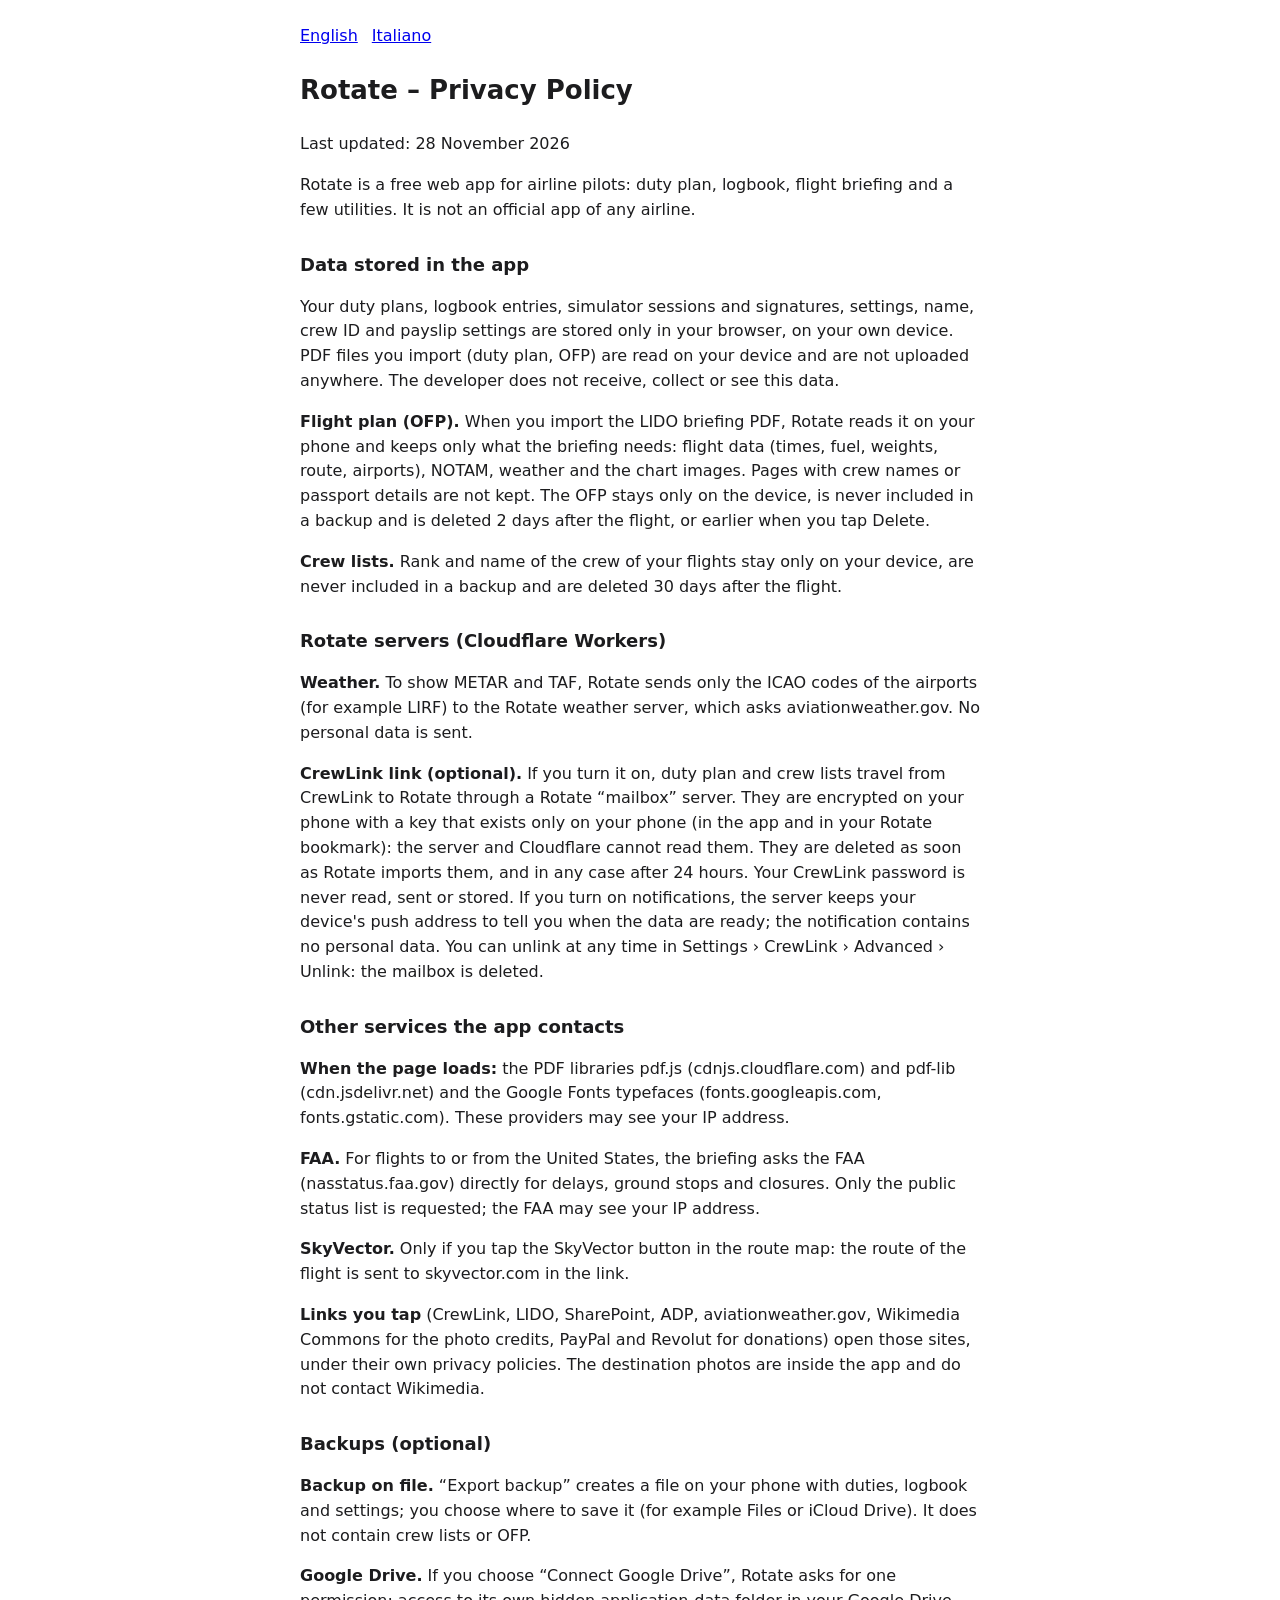
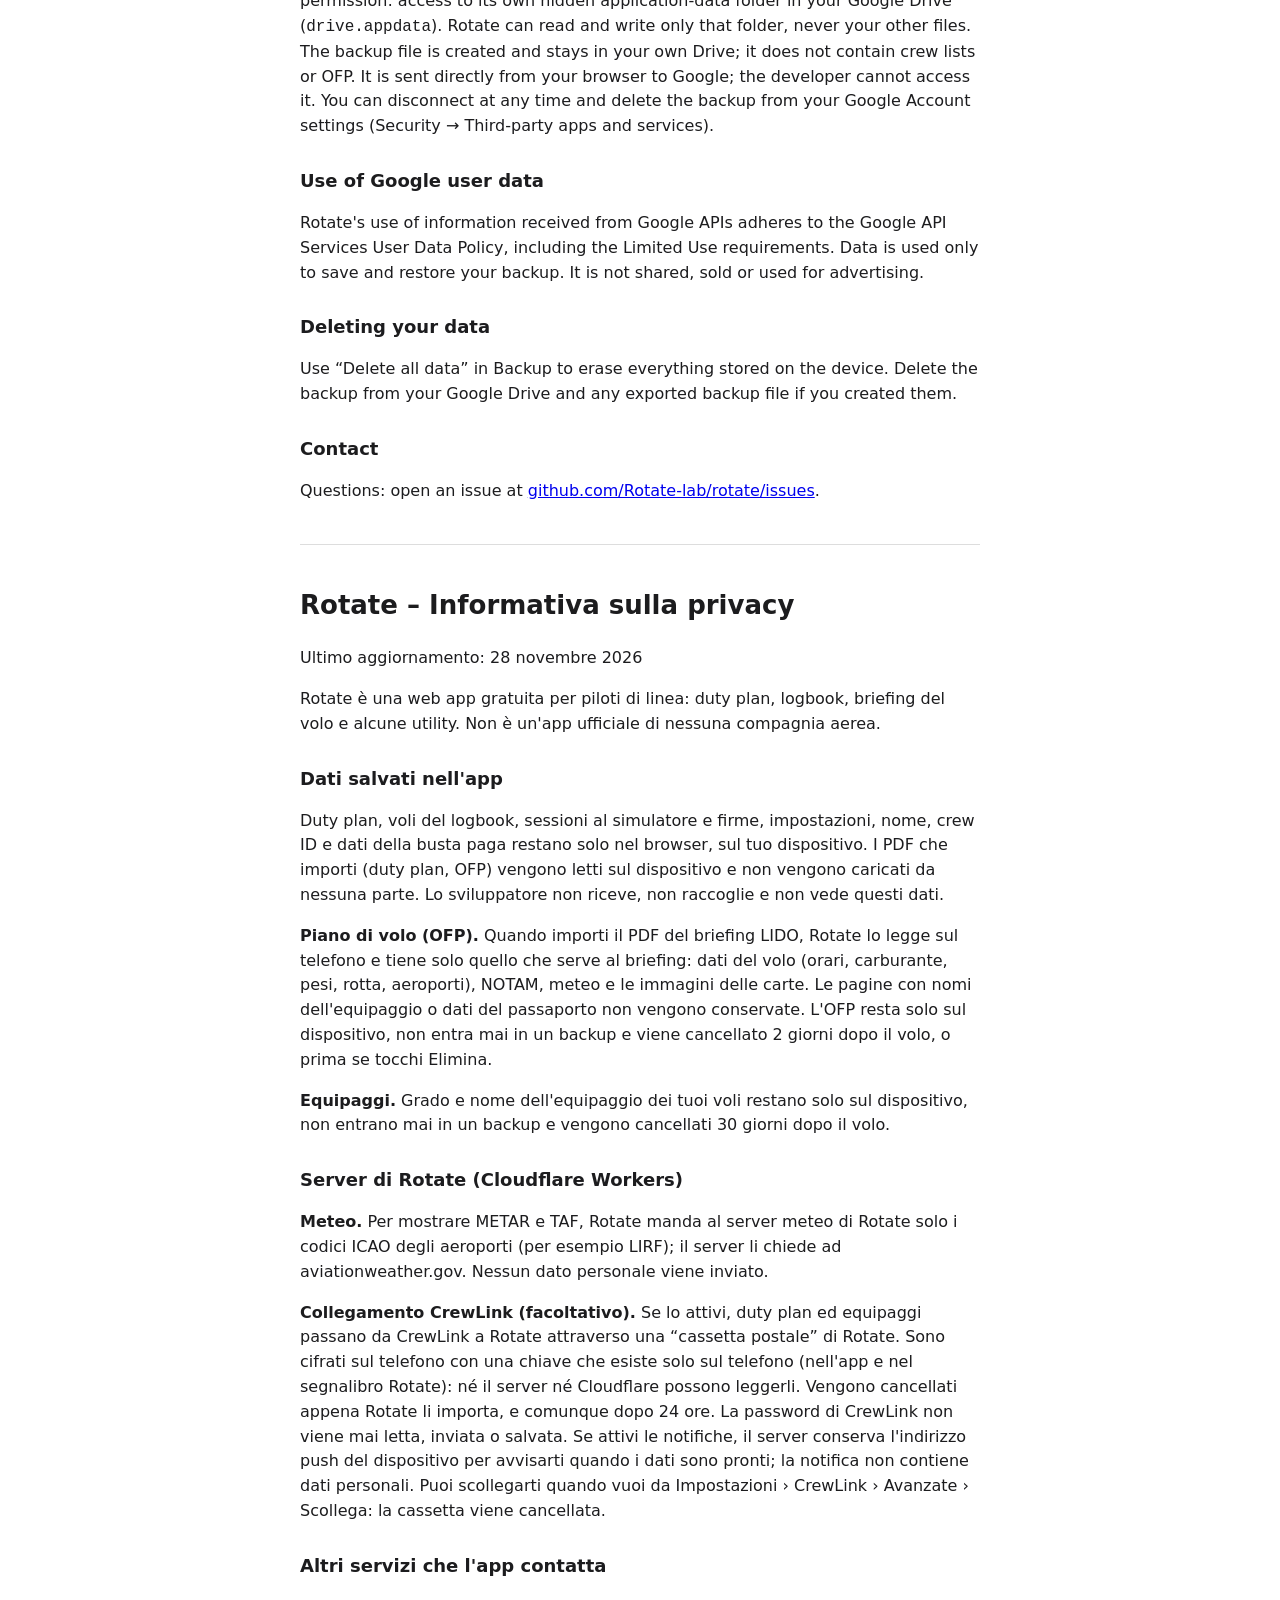
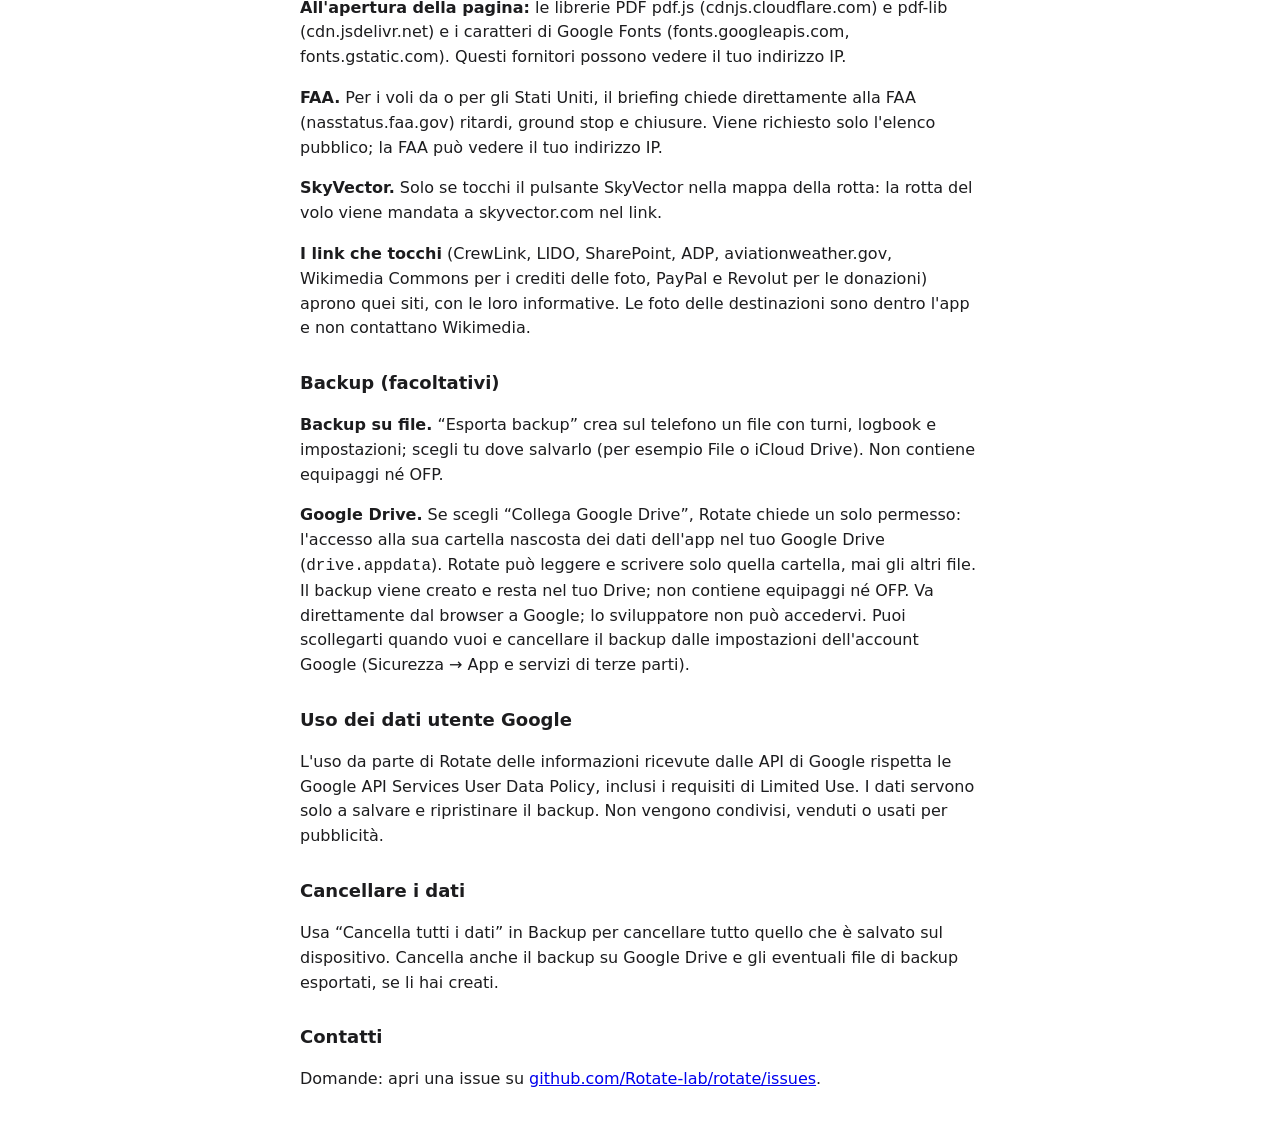
<file: privacy.html>
<!doctype html>
<html lang="en"><head><meta charset="utf-8"><meta name="viewport" content="width=device-width,initial-scale=1">
<title>Rotate – Privacy Policy</title>
<style>body{font:16px/1.55 -apple-system,system-ui,sans-serif;max-width:680px;margin:0 auto;padding:24px 16px;color:#1c1c1e;background:#fff}h1{font-size:26px}h2{font-size:18px;margin-top:28px}hr{border:0;border-top:1px solid #ddd;margin:40px 0}nav a{margin-right:14px}@media(prefers-color-scheme:dark){body{background:#000;color:#eee}a{color:#6cb6ff}hr{border-top-color:#333}}</style></head>
<body>
<nav><a href="#en">English</a><a href="#it">Italiano</a></nav>
<section id="en" lang="en">
<h1>Rotate – Privacy Policy</h1>
<p>Last updated: 28 November 2026</p>
<p>Rotate is a free web app for airline pilots: duty plan, logbook, flight briefing and a few utilities. It is not an official app of any airline.</p>

<h2>Data stored in the app</h2>
<p>Your duty plans, logbook entries, simulator sessions and signatures, settings, name, crew ID and payslip settings are stored only in your browser, on your own device. PDF files you import (duty plan, OFP) are read on your device and are not uploaded anywhere. The developer does not receive, collect or see this data.</p>
<p><b>Flight plan (OFP).</b> When you import the LIDO briefing PDF, Rotate reads it on your phone and keeps only what the briefing needs: flight data (times, fuel, weights, route, airports), NOTAM, weather and the chart images. Pages with crew names or passport details are not kept. The OFP stays only on the device, is never included in a backup and is deleted 2 days after the flight, or earlier when you tap Delete.</p>
<p><b>Crew lists.</b> Rank and name of the crew of your flights stay only on your device, are never included in a backup and are deleted 30 days after the flight.</p>

<h2>Rotate servers (Cloudflare Workers)</h2>
<p><b>Weather.</b> To show METAR and TAF, Rotate sends only the ICAO codes of the airports (for example LIRF) to the Rotate weather server, which asks aviationweather.gov. No personal data is sent.</p>
<p><b>CrewLink link (optional).</b> If you turn it on, duty plan and crew lists travel from CrewLink to Rotate through a Rotate “mailbox” server. They are encrypted on your phone with a key that exists only on your phone (in the app and in your Rotate bookmark): the server and Cloudflare cannot read them. They are deleted as soon as Rotate imports them, and in any case after 24 hours. Your CrewLink password is never read, sent or stored. If you turn on notifications, the server keeps your device's push address to tell you when the data are ready; the notification contains no personal data. You can unlink at any time in Settings › CrewLink › Advanced › Unlink: the mailbox is deleted.</p>

<h2>Other services the app contacts</h2>
<p><b>When the page loads:</b> the PDF libraries pdf.js (cdnjs.cloudflare.com) and pdf-lib (cdn.jsdelivr.net) and the Google Fonts typefaces (fonts.googleapis.com, fonts.gstatic.com). These providers may see your IP address.</p>
<p><b>FAA.</b> For flights to or from the United States, the briefing asks the FAA (nasstatus.faa.gov) directly for delays, ground stops and closures. Only the public status list is requested; the FAA may see your IP address.</p>
<p><b>SkyVector.</b> Only if you tap the SkyVector button in the route map: the route of the flight is sent to skyvector.com in the link.</p>
<p><b>Links you tap</b> (CrewLink, LIDO, SharePoint, ADP, aviationweather.gov, Wikimedia Commons for the photo credits, PayPal and Revolut for donations) open those sites, under their own privacy policies. The destination photos are inside the app and do not contact Wikimedia.</p>

<h2>Backups (optional)</h2>
<p><b>Backup on file.</b> “Export backup” creates a file on your phone with duties, logbook and settings; you choose where to save it (for example Files or iCloud Drive). It does not contain crew lists or OFP.</p>
<p><b>Google Drive.</b> If you choose “Connect Google Drive”, Rotate asks for one permission: access to its own hidden application-data folder in your Google Drive (<code>drive.appdata</code>). Rotate can read and write only that folder, never your other files. The backup file is created and stays in your own Drive; it does not contain crew lists or OFP. It is sent directly from your browser to Google; the developer cannot access it. You can disconnect at any time and delete the backup from your Google Account settings (Security → Third-party apps and services).</p>

<h2>Use of Google user data</h2>
<p>Rotate's use of information received from Google APIs adheres to the Google API Services User Data Policy, including the Limited Use requirements. Data is used only to save and restore your backup. It is not shared, sold or used for advertising.</p>

<h2>Deleting your data</h2>
<p>Use “Delete all data” in Backup to erase everything stored on the device. Delete the backup from your Google Drive and any exported backup file if you created them.</p>

<h2>Contact</h2>
<p>Questions: open an issue at <a href="https://github.com/Rotate-lab/rotate/issues">github.com/Rotate-lab/rotate/issues</a>.</p>
</section>

<hr>

<section id="it" lang="it">
<h1>Rotate – Informativa sulla privacy</h1>
<p>Ultimo aggiornamento: 28 novembre 2026</p>
<p>Rotate è una web app gratuita per piloti di linea: duty plan, logbook, briefing del volo e alcune utility. Non è un'app ufficiale di nessuna compagnia aerea.</p>

<h2>Dati salvati nell'app</h2>
<p>Duty plan, voli del logbook, sessioni al simulatore e firme, impostazioni, nome, crew ID e dati della busta paga restano solo nel browser, sul tuo dispositivo. I PDF che importi (duty plan, OFP) vengono letti sul dispositivo e non vengono caricati da nessuna parte. Lo sviluppatore non riceve, non raccoglie e non vede questi dati.</p>
<p><b>Piano di volo (OFP).</b> Quando importi il PDF del briefing LIDO, Rotate lo legge sul telefono e tiene solo quello che serve al briefing: dati del volo (orari, carburante, pesi, rotta, aeroporti), NOTAM, meteo e le immagini delle carte. Le pagine con nomi dell'equipaggio o dati del passaporto non vengono conservate. L'OFP resta solo sul dispositivo, non entra mai in un backup e viene cancellato 2 giorni dopo il volo, o prima se tocchi Elimina.</p>
<p><b>Equipaggi.</b> Grado e nome dell'equipaggio dei tuoi voli restano solo sul dispositivo, non entrano mai in un backup e vengono cancellati 30 giorni dopo il volo.</p>

<h2>Server di Rotate (Cloudflare Workers)</h2>
<p><b>Meteo.</b> Per mostrare METAR e TAF, Rotate manda al server meteo di Rotate solo i codici ICAO degli aeroporti (per esempio LIRF); il server li chiede ad aviationweather.gov. Nessun dato personale viene inviato.</p>
<p><b>Collegamento CrewLink (facoltativo).</b> Se lo attivi, duty plan ed equipaggi passano da CrewLink a Rotate attraverso una “cassetta postale” di Rotate. Sono cifrati sul telefono con una chiave che esiste solo sul telefono (nell'app e nel segnalibro Rotate): né il server né Cloudflare possono leggerli. Vengono cancellati appena Rotate li importa, e comunque dopo 24 ore. La password di CrewLink non viene mai letta, inviata o salvata. Se attivi le notifiche, il server conserva l'indirizzo push del dispositivo per avvisarti quando i dati sono pronti; la notifica non contiene dati personali. Puoi scollegarti quando vuoi da Impostazioni › CrewLink › Avanzate › Scollega: la cassetta viene cancellata.</p>

<h2>Altri servizi che l'app contatta</h2>
<p><b>All'apertura della pagina:</b> le librerie PDF pdf.js (cdnjs.cloudflare.com) e pdf-lib (cdn.jsdelivr.net) e i caratteri di Google Fonts (fonts.googleapis.com, fonts.gstatic.com). Questi fornitori possono vedere il tuo indirizzo IP.</p>
<p><b>FAA.</b> Per i voli da o per gli Stati Uniti, il briefing chiede direttamente alla FAA (nasstatus.faa.gov) ritardi, ground stop e chiusure. Viene richiesto solo l'elenco pubblico; la FAA può vedere il tuo indirizzo IP.</p>
<p><b>SkyVector.</b> Solo se tocchi il pulsante SkyVector nella mappa della rotta: la rotta del volo viene mandata a skyvector.com nel link.</p>
<p><b>I link che tocchi</b> (CrewLink, LIDO, SharePoint, ADP, aviationweather.gov, Wikimedia Commons per i crediti delle foto, PayPal e Revolut per le donazioni) aprono quei siti, con le loro informative. Le foto delle destinazioni sono dentro l'app e non contattano Wikimedia.</p>

<h2>Backup (facoltativi)</h2>
<p><b>Backup su file.</b> “Esporta backup” crea sul telefono un file con turni, logbook e impostazioni; scegli tu dove salvarlo (per esempio File o iCloud Drive). Non contiene equipaggi né OFP.</p>
<p><b>Google Drive.</b> Se scegli “Collega Google Drive”, Rotate chiede un solo permesso: l'accesso alla sua cartella nascosta dei dati dell'app nel tuo Google Drive (<code>drive.appdata</code>). Rotate può leggere e scrivere solo quella cartella, mai gli altri file. Il backup viene creato e resta nel tuo Drive; non contiene equipaggi né OFP. Va direttamente dal browser a Google; lo sviluppatore non può accedervi. Puoi scollegarti quando vuoi e cancellare il backup dalle impostazioni dell'account Google (Sicurezza → App e servizi di terze parti).</p>

<h2>Uso dei dati utente Google</h2>
<p>L'uso da parte di Rotate delle informazioni ricevute dalle API di Google rispetta le Google API Services User Data Policy, inclusi i requisiti di Limited Use. I dati servono solo a salvare e ripristinare il backup. Non vengono condivisi, venduti o usati per pubblicità.</p>

<h2>Cancellare i dati</h2>
<p>Usa “Cancella tutti i dati” in Backup per cancellare tutto quello che è salvato sul dispositivo. Cancella anche il backup su Google Drive e gli eventuali file di backup esportati, se li hai creati.</p>

<h2>Contatti</h2>
<p>Domande: apri una issue su <a href="https://github.com/Rotate-lab/rotate/issues">github.com/Rotate-lab/rotate/issues</a>.</p>
</section>
</body></html>
</file>
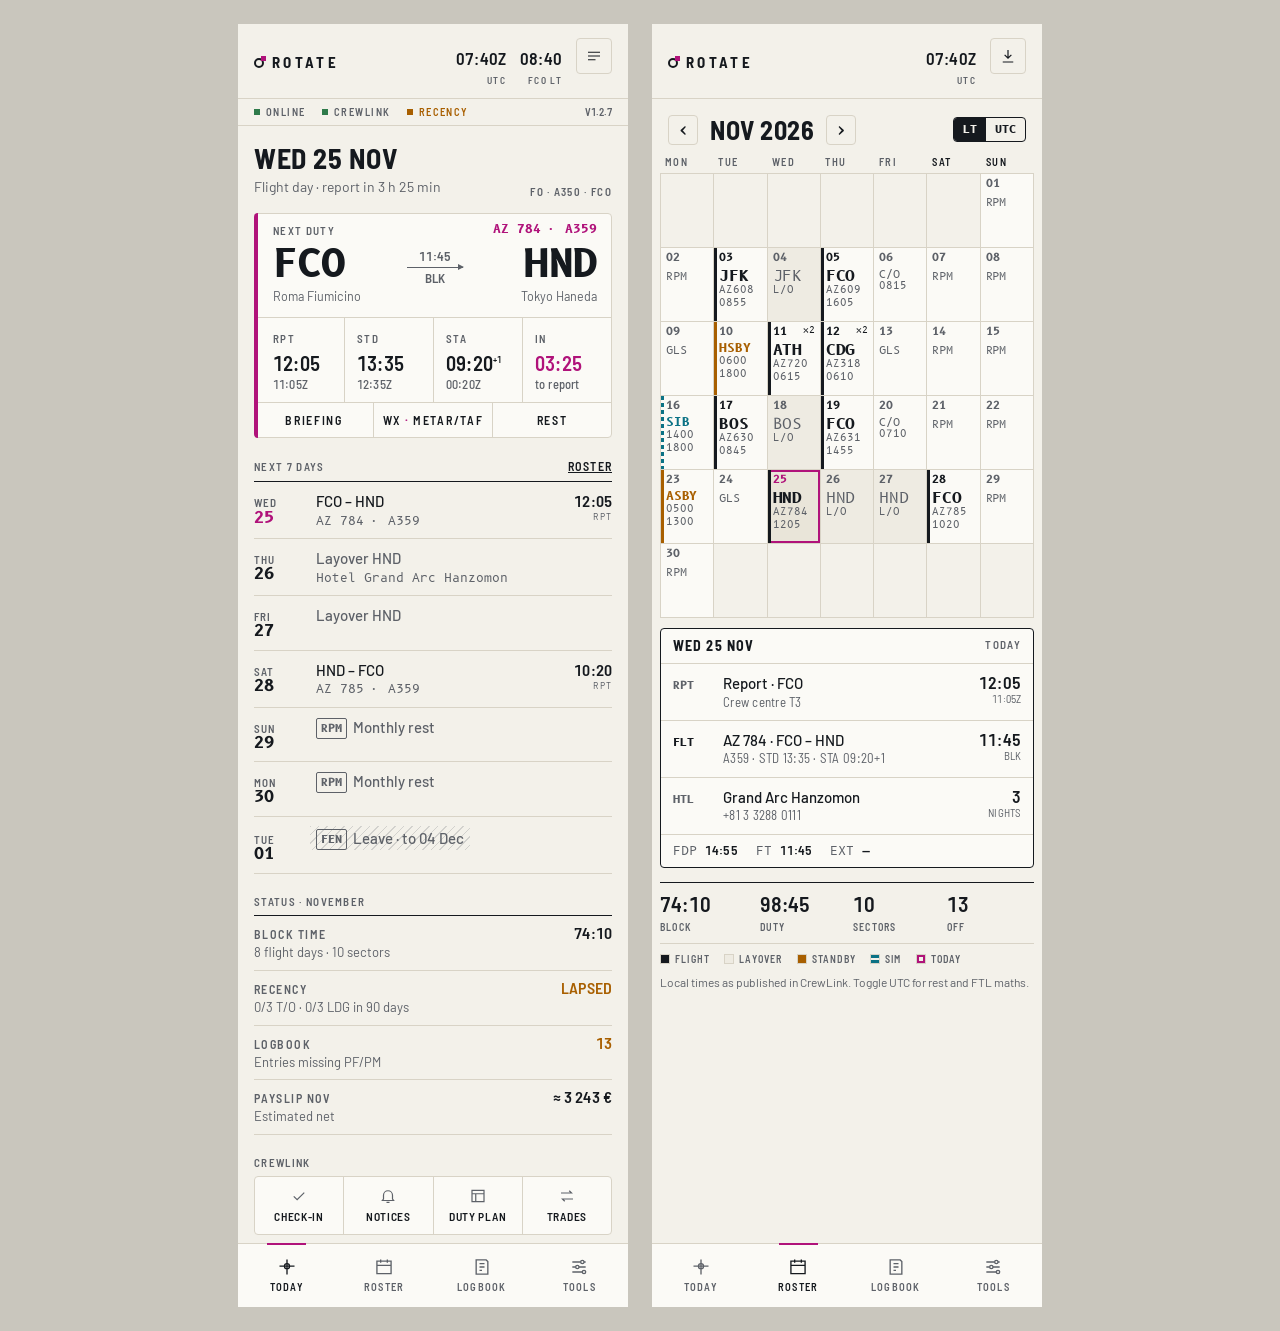
<file: proposte/design/mockup.html>
<!DOCTYPE html>
<html lang="en">
<head>
<meta charset="utf-8">
<meta name="viewport" content="width=device-width, initial-scale=1, viewport-fit=cover">
<title>Rotate Ops Sheet</title>
<link rel="preconnect" href="https://fonts.googleapis.com">
<link rel="stylesheet" href="https://fonts.googleapis.com/css2?family=B612+Mono:wght@400;700&family=Barlow:wght@400;500;600&family=Barlow+Semi+Condensed:wght@500;600;700&display=swap">
<style>
/* ===== Direction A "Ops Sheet" tokens (same names as index.html) ===== */
:root{
 --bg:#F3F1EA;--card:#FBFAF6;--tx:#15191E;--tx2:#5D6168;--sep:#D8D3C6;--sel:#E9E5D9;--empty:#EEEBE2;
 --ac:#B0127A;--sig:#B0127A;--blue:#15191E;--org:#A85F00;--yel:#A85F00;--red:#B8322A;--pink:#B8322A;--grn:#2E7A4A;--lgrn:#2E7A4A;
 --lb:#0B7285;--mint:#0B7285;--pur:#5D6168;--ind:#0B7285;--pri:#15191E;--prit:#FBFAF6;--hero:#15191E;--sh:none;--tint:10%;
 --hatch:repeating-linear-gradient(135deg,color-mix(in srgb,var(--tx2) 22%,transparent) 0 1px,transparent 1px 6px);
 --fb:Barlow,-apple-system,system-ui,sans-serif;--ff:"Barlow Semi Condensed",Barlow,system-ui,sans-serif;--fm:"B612 Mono",ui-monospace,Menlo,monospace;--fn:"Barlow Semi Condensed",Barlow,system-ui,sans-serif;
 --r1:2px;--r2:4px;--r3:8px;
 color-scheme:light;
}
@media (prefers-color-scheme:dark){:root{
 --bg:#0A0C0F;--card:#121519;--tx:#E7E5DF;--tx2:#8B9098;--sep:#262B32;--sel:#1B1F25;--empty:#0F1215;
 --ac:#FF5CC6;--sig:#FF5CC6;--blue:#E7E5DF;--org:#F5A623;--yel:#F5A623;--red:#FF5A4F;--pink:#FF5A4F;--grn:#4FD18B;--lgrn:#4FD18B;
 --lb:#3CC8DC;--mint:#3CC8DC;--pur:#8B9098;--ind:#3CC8DC;--pri:#E7E5DF;--prit:#0A0C0F;--hero:#121519;--tint:14%;color-scheme:dark}}
*{box-sizing:border-box}
html,body{margin:0;background:#c9c6bd}
@media (prefers-color-scheme:dark){html,body{background:#000}}
body{font:15px/1.35 var(--fb);color:var(--tx);-webkit-font-smoothing:antialiased;display:flex;flex-wrap:wrap;gap:24px;justify-content:center;padding:24px 0}
.scr{width:390px;min-height:844px;background:var(--bg);position:relative;overflow:hidden;padding-bottom:72px}
.m{font-family:var(--fn);font-weight:600;font-variant-numeric:tabular-nums;letter-spacing:0}
.lab{font:600 11px/1 var(--ff);letter-spacing:.12em;text-transform:uppercase;color:var(--tx2)}
/* top bar */
.tb{display:flex;align-items:center;justify-content:space-between;padding:14px 16px 10px;border-bottom:1px solid var(--sep)}
.wm{font:700 15px/1 var(--ff);letter-spacing:.22em;text-transform:uppercase;display:flex;align-items:center;gap:8px}
.wm i{width:10px;height:10px;border:2px solid var(--tx);border-radius:50%;display:block;position:relative}
.wm i:after{content:"";position:absolute;right:-4px;top:-4px;width:5px;height:5px;background:var(--sig)}
.clk{display:flex;gap:14px;align-items:baseline}
.clk div{text-align:right}.clk b{display:block;font:700 15px/1.1 var(--fm)}.clk small{font:600 9.5px/1 var(--ff);letter-spacing:.14em;color:var(--tx2)}
.ib{width:36px;height:36px;border:1px solid var(--sep);border-radius:var(--r2);display:grid;place-items:center;background:none;color:var(--tx)}
/* status line */
.sl{display:flex;gap:16px;padding:8px 16px;border-bottom:1px solid var(--sep);font:600 10.5px/1 var(--ff);letter-spacing:.14em;text-transform:uppercase;color:var(--tx2)}
.sl span{display:flex;align-items:center;gap:6px}.sl i{width:6px;height:6px;background:var(--grn);display:block}
.sl .w i{background:var(--org)}.sl .w{color:var(--org)}
.sl .r{margin-left:auto}
/* date header */
.dh{padding:18px 16px 10px;display:flex;justify-content:space-between;align-items:flex-end}
.dh h1{margin:0;font:700 28px/1 var(--ff);letter-spacing:.02em;text-transform:uppercase}
.dh p{margin:6px 0 0;color:var(--tx2);font-size:14px}
/* next duty: flight strip */
.nd{margin:6px 16px 0;background:var(--card);border:1px solid var(--sep);border-radius:var(--r2);position:relative}
.nd:before{content:"";position:absolute;left:-1px;top:-1px;bottom:-1px;width:4px;background:var(--sig);border-radius:var(--r2) 0 0 var(--r2)}
.ndh{display:flex;justify-content:space-between;align-items:center;padding:10px 14px 0 18px}
.ndh .t{font:700 12px/1 var(--fm);color:var(--sig)}
.rt{display:grid;grid-template-columns:1fr auto 1fr;align-items:end;padding:10px 14px 12px 18px;gap:8px}
.rt .ap{font:700 38px/1 var(--fm);letter-spacing:-.02em}
.rt .ct{font-size:12.5px;color:var(--tx2);margin-top:4px}
.rt .r{text-align:right}
.rt .mid{display:flex;flex-direction:column;align-items:center;gap:4px;padding-bottom:20px;color:var(--tx2);font:600 11px/1 var(--fm)}
.rt .mid i{display:block;width:56px;height:1px;background:var(--tx2);position:relative}
.rt .mid i:after{content:"";position:absolute;right:-1px;top:-3px;border-left:6px solid var(--tx2);border-top:3.5px solid transparent;border-bottom:3.5px solid transparent}
.tt{display:grid;grid-template-columns:repeat(4,1fr);border-top:1px solid var(--sep)}
.tt div{padding:9px 0 10px 12px}.tt div:first-child{padding-left:18px}.tt div+div{border-left:1px solid var(--sep)}
.tt b{display:block;font:700 17px/1.15 var(--fm);margin-top:5px}.tt small{display:block;font:400 11px/1.2 var(--fm);color:var(--tx2);margin-top:2px}
.tt .s b{color:var(--sig)}
.na{display:flex;border-top:1px solid var(--sep)}
.na a{flex:1;text-align:center;padding:11px 0;font:600 12px/1 var(--ff);letter-spacing:.14em;text-transform:uppercase;color:var(--tx);text-decoration:none}
.na a+a{border-left:1px solid var(--sep)}
.na a b{color:var(--sig);font-weight:700}
/* section heads */
.sh{display:flex;justify-content:space-between;align-items:baseline;padding:22px 16px 8px}
.sh a{font:600 12px/1 var(--ff);letter-spacing:.1em;text-transform:uppercase;color:var(--tx);text-decoration:none;border-bottom:1px solid var(--tx)}
/* timetable */
.tbl{margin:0 16px;border-top:1px solid var(--tx)}
.tr{display:grid;grid-template-columns:52px 1fr auto;gap:10px;align-items:baseline;padding:9px 0;border-bottom:1px solid var(--sep)}
.tr .d{font:600 11px/1.1 var(--ff);letter-spacing:.1em;color:var(--tx2)}.tr .d b{display:block;font:700 16px/1.1 var(--fm);color:var(--tx);letter-spacing:0}
.tr .w{font-size:15px;font-weight:500}.tr .w small{display:block;font:400 12px/1.3 var(--fm);color:var(--tx2);margin-top:2px}
.tr .v{font:700 14px/1 var(--fm);text-align:right}.tr .v small{display:block;font:400 10px/1.4 var(--ff);letter-spacing:.12em;color:var(--tx2)}
.tr.now .d b{color:var(--sig)}
.tr.off .w{color:var(--tx2)}
.tr.lv .w{color:var(--tx2);background:var(--hatch);padding:2px 6px;margin-left:-6px;width:max-content}
.code{font:700 11px/1 var(--fm);border:1px solid currentColor;padding:2px 4px;border-radius:var(--r1);margin-right:6px;vertical-align:1px}
/* status board */
.sb .tr{grid-template-columns:1fr auto}
.sb .k{font:600 12px/1 var(--ff);letter-spacing:.12em;text-transform:uppercase;color:var(--tx2)}
.sb .k small{display:block;font:400 13px/1.3 var(--fb);letter-spacing:0;text-transform:none;color:var(--tx2);margin-top:4px}
.sb .v{font-size:16px}.sb .amb{color:var(--org)}
.cl{display:flex;margin:0 16px;border:1px solid var(--sep);border-radius:var(--r2);background:var(--card)}
.cl a{flex:1;padding:10px 4px;text-align:center;font:600 11.5px/1.15 var(--ff);letter-spacing:.06em;text-transform:uppercase;color:var(--tx);text-decoration:none}
.cl a+a{border-left:1px solid var(--sep)}.cl svg{display:block;margin:0 auto 5px;color:var(--tx2)}
/* tab bar */
.tab{position:absolute;left:0;right:0;bottom:0;height:64px;background:var(--card);border-top:1px solid var(--sep);display:grid;grid-template-columns:repeat(4,1fr)}
.tab a{display:flex;flex-direction:column;align-items:center;justify-content:center;gap:5px;font:600 10.5px/1 var(--ff);letter-spacing:.12em;text-transform:uppercase;color:var(--tx2);text-decoration:none;position:relative}
.tab a.on{color:var(--tx)}.tab a.on:before{content:"";position:absolute;top:-1px;left:30%;right:30%;height:2px;background:var(--sig)}
/* ===== roster ===== */
.rh{display:flex;align-items:center;justify-content:space-between;padding:16px 16px 12px}
.rh h1{margin:0;font:700 26px/1 var(--ff);text-transform:uppercase;letter-spacing:.02em;display:flex;align-items:center;gap:12px}
.rh h1 button{border:1px solid var(--sep);background:none;color:var(--tx);width:30px;height:30px;border-radius:var(--r2);font:600 16px/1 var(--fm)}
.seg{display:flex;border:1px solid var(--tx);border-radius:var(--r2);overflow:hidden}
.seg span{padding:6px 9px;font:700 11px/1 var(--fm)}.seg .on{background:var(--tx);color:var(--bg)}
.wk,.gd{display:grid;grid-template-columns:repeat(7,1fr);margin:0 8px}
.wk span{font:600 10.5px/1 var(--ff);letter-spacing:.14em;color:var(--tx2);padding:0 0 6px 5px}
.wk span:nth-child(n+6){color:var(--tx)}
.gd{border-top:1px solid var(--sep);border-left:1px solid var(--sep)}
.c{height:74px;border-right:1px solid var(--sep);border-bottom:1px solid var(--sep);padding:4px 3px 0 5px;position:relative;background:var(--card);overflow:hidden;min-width:0}
.c.e{background:transparent}
.c .n{font:700 11px/1 var(--fm);color:var(--tx2);display:flex;justify-content:space-between;padding-right:2px}
.c .n em{font-style:normal;font-weight:400;font-size:9px}
.c b{display:block;font:700 15px/1 var(--fm);margin-top:6px;letter-spacing:-.02em}
.c u{display:block;text-decoration:none;font:400 10px/1.25 var(--fm);color:var(--tx2);white-space:nowrap;overflow:hidden}
.c.fl:before{content:"";position:absolute;left:0;top:0;bottom:0;width:3px;background:var(--tx)}
.c.fl .n{color:var(--tx)}
.c.lo{background:var(--empty)}.c.lo b{font-weight:400;color:var(--tx2)}
.c.off b{font-size:11px;font-weight:400;color:var(--tx2);margin-top:8px}
.c.sb:before{content:"";position:absolute;left:0;top:0;bottom:0;width:3px;background:var(--org)}.c.sb b{color:var(--org);font-size:12px}
.c.sim:before{content:"";position:absolute;left:0;top:0;bottom:0;width:3px;background:repeating-linear-gradient(var(--lb) 0 4px,transparent 4px 7px)}.c.sim b{color:var(--lb);font-size:12px}
.c.co b{font-size:11px;font-weight:400;color:var(--tx2)}
.c.td{box-shadow:inset 0 0 0 2px var(--sig)}.c.td .n{color:var(--sig)}
.c.on{background:var(--sel)}
/* detail */
.dt{margin:10px 8px 0;border:1px solid var(--tx);border-radius:var(--r2);background:var(--card)}
.dth{display:flex;justify-content:space-between;padding:10px 12px;border-bottom:1px solid var(--sep)}
.dth b{font:700 14px/1 var(--ff);letter-spacing:.08em;text-transform:uppercase}
.lg{display:grid;grid-template-columns:40px 1fr auto;gap:10px;padding:9px 12px;align-items:baseline;border-bottom:1px solid var(--sep)}
.lg .k{font:700 11px/1 var(--fm);color:var(--tx2)}
.lg .w{font-weight:500}.lg .w small{display:block;font:400 12px/1.35 var(--fm);color:var(--tx2)}
.lg .v{font:700 15px/1 var(--fm);text-align:right}.lg .v small{display:block;font:400 11px/1.5 var(--fm);color:var(--tx2)}
.lg.f .k{color:var(--tx)}
.dtf{display:flex;gap:18px;padding:9px 12px;font:400 12px/1 var(--fm);color:var(--tx2)}.dtf b{color:var(--tx)}
/* month line */
.ms{display:grid;grid-template-columns:repeat(4,1fr);margin:14px 8px 0;border-top:1px solid var(--tx)}
.ms div{padding:9px 0 8px 6px;border-bottom:1px solid var(--sep)}.ms div:nth-child(4n+1){padding-left:0}
.ms b{display:block;font:700 18px/1.1 var(--fm)}.ms span{font:600 10px/1 var(--ff);letter-spacing:.12em;text-transform:uppercase;color:var(--tx2)}
.key{display:flex;flex-wrap:wrap;gap:6px 14px;padding:10px 8px 0;font:600 10px/1 var(--ff);letter-spacing:.12em;text-transform:uppercase;color:var(--tx2)}
.key span{display:flex;align-items:center;gap:5px}.key i{width:10px;height:10px;display:block;border:1px solid var(--sep)}
.ft{margin:10px 8px 0;font-size:12px;color:var(--tx2)}
/* times: tabular condensed sans (mono colons are too wide); codes stay in B612 Mono */
.clk b,.rt .mid,.tt b,.tt small,.tr .v,.ms b,.lg .v,.lg .v small,.dtf b{font-family:var(--fn);font-variant-numeric:tabular-nums;letter-spacing:.01em}
.clk b{font-size:17px;font-weight:600}.tt b{font-size:20px;font-weight:600}.tt small{font-size:12.5px;font-weight:500}.tr .v{font-size:16px;font-weight:600}.ms b{font-size:21px;font-weight:600}.lg .v{font-size:17px;font-weight:600}.rt .mid{font-size:13px;font-weight:600}.dtf b{font-size:13px;font-weight:600}
.lg .w small{font-family:var(--fn);font-size:13px;letter-spacing:.02em}
</style>
</head>
<body>

<!-- ================= HOME ================= -->
<section class="scr" id="home">
 <div class="tb">
  <div class="wm"><i></i>Rotate</div>
  <div class="clk"><div><b>07:40Z</b><small>UTC</small></div><div><b>08:40</b><small>FCO LT</small></div>
   <button class="ib" aria-label="Menu"><svg width="18" height="18" viewBox="0 0 24 24" fill="none" stroke="currentColor" stroke-width="1.6"><path d="M4 7h16M4 12h16M4 17h10"/></svg></button></div>
 </div>
 <div class="sl"><span><i></i>Online</span><span><i></i>CrewLink</span><span class="w"><i></i>Recency</span><span class="r m">v1.2.7</span></div>

 <div class="dh"><div><h1>Wed 25 Nov</h1><p>Flight day · report in 3 h 25 min</p></div><span class="lab">FO · A350 · FCO</span></div>

 <div class="nd">
  <div class="ndh"><span class="lab">Next duty</span><span class="t">AZ 784 · A359</span></div>
  <div class="rt">
   <div><div class="ap">FCO</div><div class="ct">Roma Fiumicino</div></div>
   <div class="mid">11:45<i></i>BLK</div>
   <div class="r"><div class="ap">HND</div><div class="ct">Tokyo Haneda</div></div>
  </div>
  <div class="tt">
   <div><span class="lab">RPT</span><b>12:05</b><small>11:05Z</small></div>
   <div><span class="lab">STD</span><b>13:35</b><small>12:35Z</small></div>
   <div><span class="lab">STA</span><b>09:20<sup style="font-size:9px">+1</sup></b><small>00:20Z</small></div>
   <div class="s"><span class="lab">In</span><b>03:25</b><small>to report</small></div>
  </div>
  <div class="na"><a href="#">Briefing</a><a href="#">Wx <b>·</b> METAR/TAF</a><a href="#">Rest</a></div>
 </div>

 <div class="sh"><span class="lab">Next 7 days</span><a href="#">Roster</a></div>
 <div class="tbl">
  <div class="tr now"><div class="d">WED<b>25</b></div><div class="w">FCO – HND<small>AZ 784 · A359</small></div><div class="v">12:05<small>RPT</small></div></div>
  <div class="tr off"><div class="d">THU<b>26</b></div><div class="w">Layover HND<small>Hotel Grand Arc Hanzomon</small></div><div class="v"></div></div>
  <div class="tr off"><div class="d">FRI<b>27</b></div><div class="w">Layover HND</div><div class="v"></div></div>
  <div class="tr"><div class="d">SAT<b>28</b></div><div class="w">HND – FCO<small>AZ 785 · A359</small></div><div class="v">10:20<small>RPT</small></div></div>
  <div class="tr off"><div class="d">SUN<b>29</b></div><div class="w"><span class="code">RPM</span>Monthly rest</div><div class="v"></div></div>
  <div class="tr off"><div class="d">MON<b>30</b></div><div class="w"><span class="code">RPM</span>Monthly rest</div><div class="v"></div></div>
  <div class="tr lv"><div class="d">TUE<b>01</b></div><div class="w"><span class="code">FEN</span>Leave · to 04 Dec</div><div class="v"></div></div>
 </div>

 <div class="sh"><span class="lab">Status · November</span></div>
 <div class="tbl sb">
  <div class="tr"><div class="k">Block time<small>8 flight days · 10 sectors</small></div><div class="v m">74:10</div></div>
  <div class="tr"><div class="k">Recency<small>0/3 T/O · 0/3 LDG in 90 days</small></div><div class="v m amb">LAPSED</div></div>
  <div class="tr"><div class="k">Logbook<small>Entries missing PF/PM</small></div><div class="v m amb">13</div></div>
  <div class="tr"><div class="k">Payslip Nov<small>Estimated net</small></div><div class="v m">≈ 3 243 €</div></div>
 </div>

 <div class="sh"><span class="lab">CrewLink</span></div>
 <div class="cl">
  <a href="#"><svg width="18" height="18" viewBox="0 0 24 24" fill="none" stroke="currentColor" stroke-width="1.6"><path d="M5 12.5l4.5 4.5L19 7.5"/></svg>Check-in</a>
  <a href="#"><svg width="18" height="18" viewBox="0 0 24 24" fill="none" stroke="currentColor" stroke-width="1.6"><path d="M6 16V11a6 6 0 0 1 12 0v5l1.5 2h-15zM10 20.5h4"/></svg>Notices</a>
  <a href="#"><svg width="18" height="18" viewBox="0 0 24 24" fill="none" stroke="currentColor" stroke-width="1.6"><path d="M4 4.5h16v15H4zM4 9h16M9 9v10.5"/></svg>Duty plan</a>
  <a href="#"><svg width="18" height="18" viewBox="0 0 24 24" fill="none" stroke="currentColor" stroke-width="1.6"><path d="M4 8h14l-3-3M20 16H6l3 3"/></svg>Trades</a>
 </div>

 <nav class="tab">
  <a class="on" href="#"><svg width="20" height="20" viewBox="0 0 24 24" fill="none" stroke="currentColor" stroke-width="1.6"><path d="M3 11h18M12 3v18"/><circle cx="12" cy="11" r="3"/></svg>Today</a>
  <a href="#"><svg width="20" height="20" viewBox="0 0 24 24" fill="none" stroke="currentColor" stroke-width="1.6"><path d="M3.5 5h17v15h-17zM3.5 10h17M8 3v4M16 3v4"/></svg>Roster</a>
  <a href="#"><svg width="20" height="20" viewBox="0 0 24 24" fill="none" stroke="currentColor" stroke-width="1.6"><path d="M5 3.5h12l2 2v15H5zM9 8h6M9 12h6M9 16h3"/></svg>Logbook</a>
  <a href="#"><svg width="20" height="20" viewBox="0 0 24 24" fill="none" stroke="currentColor" stroke-width="1.6"><path d="M4 6h10M18 6h2M4 12h4M12 12h8M4 18h12M20 18h0"/><circle cx="16" cy="6" r="2"/><circle cx="10" cy="12" r="2"/><circle cx="18" cy="18" r="2"/></svg>Tools</a>
 </nav>
</section>

<!-- ================= ROSTER ================= -->
<section class="scr" id="roster">
 <div class="tb">
  <div class="wm"><i></i>Rotate</div>
  <div class="clk"><div><b>07:40Z</b><small>UTC</small></div>
   <button class="ib" aria-label="Import"><svg width="18" height="18" viewBox="0 0 24 24" fill="none" stroke="currentColor" stroke-width="1.6"><path d="M12 4v11M7.5 10.5 12 15l4.5-4.5M5 20h14"/></svg></button></div>
 </div>
 <div class="rh"><h1><button>‹</button>Nov 2026<button>›</button></h1><div class="seg"><span class="on">LT</span><span>UTC</span></div></div>
 <div class="wk"><span>MON</span><span>TUE</span><span>WED</span><span>THU</span><span>FRI</span><span>SAT</span><span>SUN</span></div>
 <div class="gd">
  <div class="c e"></div><div class="c e"></div><div class="c e"></div><div class="c e"></div><div class="c e"></div><div class="c e"></div>
  <div class="c off"><div class="n">01</div><b>RPM</b></div>
  <div class="c off"><div class="n">02</div><b>RPM</b></div>
  <div class="c fl"><div class="n">03</div><b>JFK</b><u>AZ608</u><u>0855</u></div>
  <div class="c lo"><div class="n">04</div><b>JFK</b><u>L/O</u></div>
  <div class="c fl"><div class="n">05</div><b>FCO</b><u>AZ609</u><u>1605</u></div>
  <div class="c co"><div class="n">06</div><b>C/O</b><u>0815</u></div>
  <div class="c off"><div class="n">07</div><b>RPM</b></div>
  <div class="c off"><div class="n">08</div><b>RPM</b></div>
  <div class="c off"><div class="n">09</div><b>GLS</b></div>
  <div class="c sb"><div class="n">10</div><b>HSBY</b><u>0600</u><u>1800</u></div>
  <div class="c fl"><div class="n">11<em>×2</em></div><b>ATH</b><u>AZ720</u><u>0615</u></div>
  <div class="c fl"><div class="n">12<em>×2</em></div><b>CDG</b><u>AZ318</u><u>0610</u></div>
  <div class="c off"><div class="n">13</div><b>GLS</b></div>
  <div class="c off"><div class="n">14</div><b>RPM</b></div>
  <div class="c off"><div class="n">15</div><b>RPM</b></div>
  <div class="c sim"><div class="n">16</div><b>SIB</b><u>1400</u><u>1800</u></div>
  <div class="c fl"><div class="n">17</div><b>BOS</b><u>AZ630</u><u>0845</u></div>
  <div class="c lo"><div class="n">18</div><b>BOS</b><u>L/O</u></div>
  <div class="c fl"><div class="n">19</div><b>FCO</b><u>AZ631</u><u>1455</u></div>
  <div class="c co"><div class="n">20</div><b>C/O</b><u>0710</u></div>
  <div class="c off"><div class="n">21</div><b>RPM</b></div>
  <div class="c off"><div class="n">22</div><b>RPM</b></div>
  <div class="c sb"><div class="n">23</div><b>ASBY</b><u>0500</u><u>1300</u></div>
  <div class="c off"><div class="n">24</div><b>GLS</b></div>
  <div class="c fl td on"><div class="n">25</div><b>HND</b><u>AZ784</u><u>1205</u></div>
  <div class="c lo"><div class="n">26</div><b>HND</b><u>L/O</u></div>
  <div class="c lo"><div class="n">27</div><b>HND</b><u>L/O</u></div>
  <div class="c fl"><div class="n">28</div><b>FCO</b><u>AZ785</u><u>1020</u></div>
  <div class="c off"><div class="n">29</div><b>RPM</b></div>
  <div class="c off"><div class="n">30</div><b>RPM</b></div>
  <div class="c e"></div><div class="c e"></div><div class="c e"></div><div class="c e"></div><div class="c e"></div><div class="c e"></div>
 </div>

 <div class="dt">
  <div class="dth"><b>Wed 25 Nov</b><span class="lab">Today</span></div>
  <div class="lg"><span class="k">RPT</span><span class="w">Report · FCO<small>Crew centre T3</small></span><span class="v">12:05<small>11:05Z</small></span></div>
  <div class="lg f"><span class="k">FLT</span><span class="w">AZ 784 · FCO – HND<small>A359 · STD 13:35 · STA 09:20+1</small></span><span class="v">11:45<small>BLK</small></span></div>
  <div class="lg"><span class="k">HTL</span><span class="w">Grand Arc Hanzomon<small>+81 3 3288 0111</small></span><span class="v">3<small>NIGHTS</small></span></div>
  <div class="dtf"><span>FDP <b>14:55</b></span><span>FT <b>11:45</b></span><span>EXT <b>—</b></span></div>
 </div>

 <div class="ms">
  <div><b>74:10</b><span>Block</span></div><div><b>98:45</b><span>Duty</span></div><div><b>10</b><span>Sectors</span></div><div><b>13</b><span>Off</span></div>
 </div>
 <div class="key"><span><i style="background:var(--tx)"></i>Flight</span><span><i style="background:var(--empty)"></i>Layover</span><span><i style="background:var(--org)"></i>Standby</span><span><i style="background:repeating-linear-gradient(var(--lb) 0 3px,transparent 3px 5px)"></i>Sim</span><span><i style="box-shadow:inset 0 0 0 2px var(--sig)"></i>Today</span></div>
 <p class="ft">Local times as published in CrewLink. Toggle UTC for rest and FTL maths.</p>

 <nav class="tab">
  <a href="#"><svg width="20" height="20" viewBox="0 0 24 24" fill="none" stroke="currentColor" stroke-width="1.6"><path d="M3 11h18M12 3v18"/><circle cx="12" cy="11" r="3"/></svg>Today</a>
  <a class="on" href="#"><svg width="20" height="20" viewBox="0 0 24 24" fill="none" stroke="currentColor" stroke-width="1.6"><path d="M3.5 5h17v15h-17zM3.5 10h17M8 3v4M16 3v4"/></svg>Roster</a>
  <a href="#"><svg width="20" height="20" viewBox="0 0 24 24" fill="none" stroke="currentColor" stroke-width="1.6"><path d="M5 3.5h12l2 2v15H5zM9 8h6M9 12h6M9 16h3"/></svg>Logbook</a>
  <a href="#"><svg width="20" height="20" viewBox="0 0 24 24" fill="none" stroke="currentColor" stroke-width="1.6"><path d="M4 6h10M18 6h2M4 12h4M12 12h8M4 18h12"/><circle cx="16" cy="6" r="2"/><circle cx="10" cy="12" r="2"/><circle cx="18" cy="18" r="2"/></svg>Tools</a>
 </nav>
</section>
</body>
</html>
</file>
